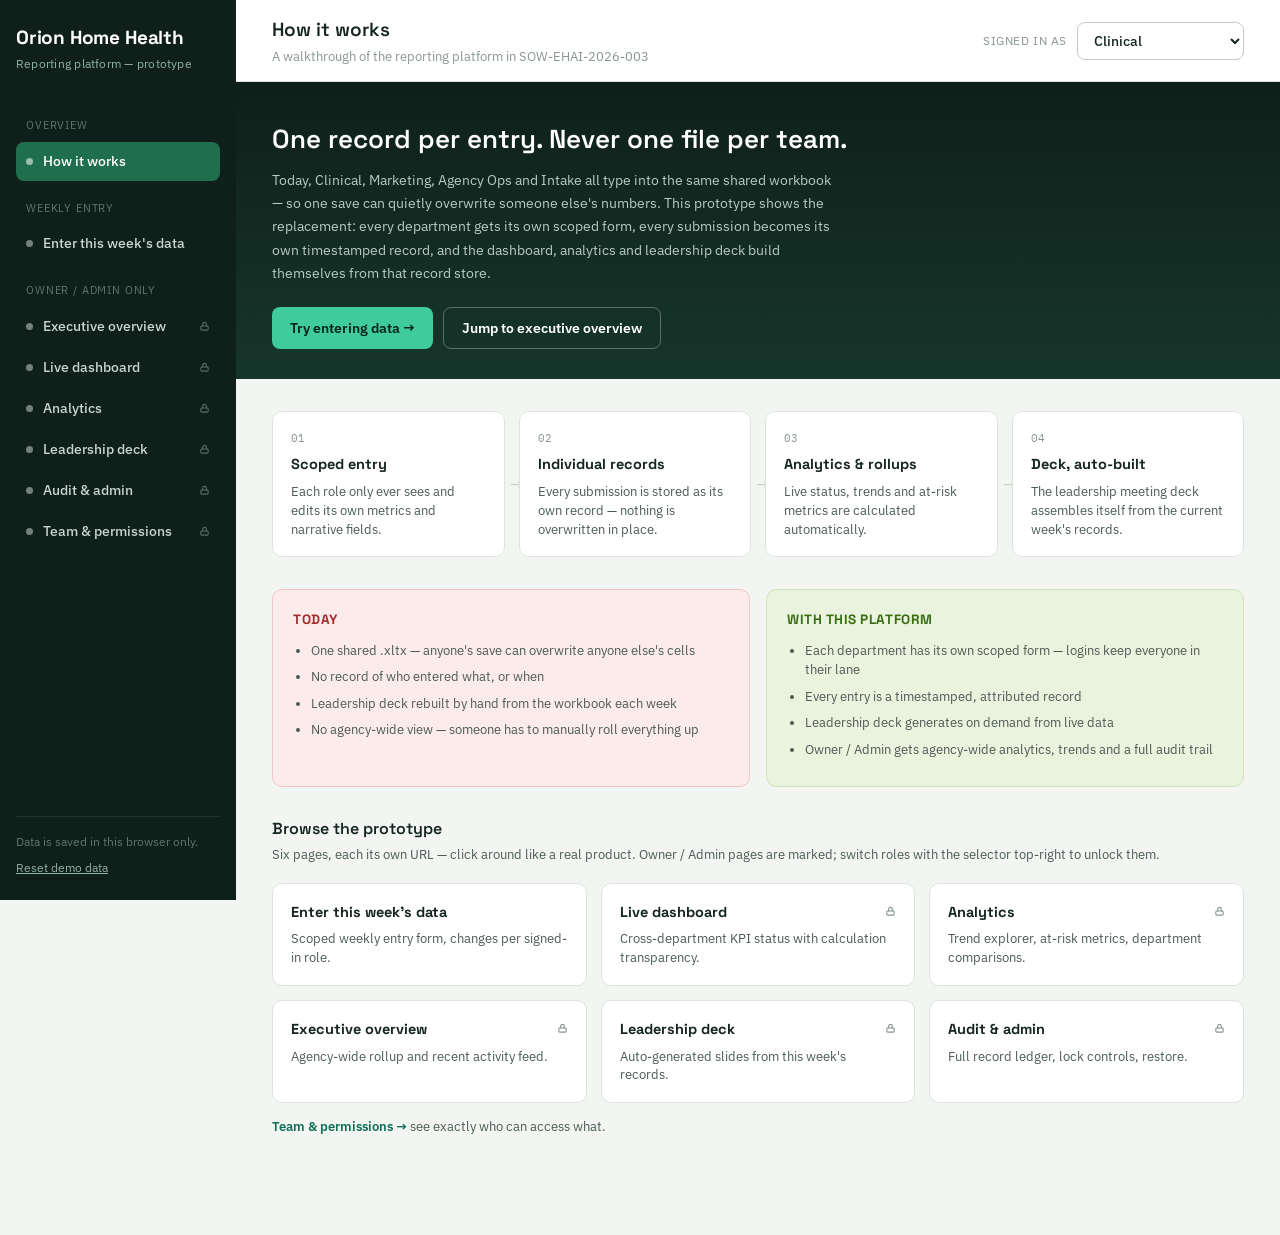
<file: index.html>
<!DOCTYPE html>
<html lang="en">
<head>
<meta charset="UTF-8">
<meta name="viewport" content="width=device-width, initial-scale=1.0">
<title>Orion Home Health — How it works</title>
<link rel="stylesheet" href="shared/styles.css">
</head>
<body>
<div class="app">
  <aside class="sidebar">
    <a href="index.html" class="brand">Orion Home Health</a>
    <div class="brand-sub">Reporting platform — prototype</div>

    <div class="nav-group-label">Overview</div>
    <a href="index.html" class="nav-item active" data-page="index"><span class="nav-label-wrap"><span class="nav-dot"></span> How it works</span></a>

    <div class="nav-group-label">Weekly entry</div>
    <a href="entry.html" class="nav-item" data-page="entry"><span class="nav-label-wrap"><span class="nav-dot"></span> Enter this week's data</span></a>

    <div class="nav-group-label">Owner / admin only</div>
    <a href="execoverview.html" class="nav-item" data-page="execoverview"><span class="nav-label-wrap"><span class="nav-dot"></span> Executive overview</span><span class="lock-slot"></span></a>
    <a href="dashboard.html" class="nav-item" data-page="dashboard"><span class="nav-label-wrap"><span class="nav-dot"></span> Live dashboard</span><span class="lock-slot"></span></a>
    <a href="analytics.html" class="nav-item" data-page="analytics"><span class="nav-label-wrap"><span class="nav-dot"></span> Analytics</span><span class="lock-slot"></span></a>
    <a href="deck.html" class="nav-item" data-page="deck"><span class="nav-label-wrap"><span class="nav-dot"></span> Leadership deck</span><span class="lock-slot"></span></a>
    <a href="audit.html" class="nav-item" data-page="audit"><span class="nav-label-wrap"><span class="nav-dot"></span> Audit &amp; admin</span><span class="lock-slot"></span></a>
    <a href="team.html" class="nav-item" data-page="team"><span class="nav-label-wrap"><span class="nav-dot"></span> Team &amp; permissions</span><span class="lock-slot"></span></a>

    <div class="sidebar-foot">
      Data is saved in this browser only.<br>
      <button class="reset-link" id="resetDemoBtn">Reset demo data</button>
    </div>
  </aside>

  <div class="main">
    <div class="topbar">
      <div>
        <h1>How it works</h1>
        <div class="sub">A walkthrough of the reporting platform in SOW-EHAI-2026-003</div>
      </div>
      <div class="role-switch">
        <span id="adminBadge" class="chip owner" style="display:none;"><span class="mono-dot">O</span>Super admin access</span>
        <label for="roleSelect">Signed in as</label>
        <select id="roleSelect">
          <option value="clinical">Clinical</option>
          <option value="marketing">Marketing</option>
          <option value="agency">Agency Operations</option>
          <option value="intake">Intake</option>
          <option value="owner">Owner / Admin</option>
        </select>
      </div>
    </div>

    <div class="content">
      <div class="hero">
        <h2>One record per entry. Never one file per team.</h2>
        <p>Today, Clinical, Marketing, Agency Ops and Intake all type into the same shared workbook — so one save can quietly overwrite someone else's numbers. This prototype shows the replacement: every department gets its own scoped form, every submission becomes its own timestamped record, and the dashboard, analytics and leadership deck build themselves from that record store.</p>
        <div class="cta">
          <a class="btn btn-primary" href="entry.html">Try entering data →</a>
          <a class="btn btn-ghost" href="execoverview.html">Jump to executive overview</a>
        </div>
      </div>

      <div class="flow">
        <div class="flow-step"><div class="num">01</div><h3>Scoped entry</h3><p>Each role only ever sees and edits its own metrics and narrative fields.</p><div class="flow-arrow">→</div></div>
        <div class="flow-step"><div class="num">02</div><h3>Individual records</h3><p>Every submission is stored as its own record — nothing is overwritten in place.</p><div class="flow-arrow">→</div></div>
        <div class="flow-step"><div class="num">03</div><h3>Analytics &amp; rollups</h3><p>Live status, trends and at-risk metrics are calculated automatically.</p><div class="flow-arrow">→</div></div>
        <div class="flow-step"><div class="num">04</div><h3>Deck, auto-built</h3><p>The leadership meeting deck assembles itself from the current week's records.</p></div>
      </div>

      <div class="problem-solution">
        <div class="ps-card problem">
          <h3>Today</h3>
          <ul>
            <li>One shared .xltx — anyone's save can overwrite anyone else's cells</li>
            <li>No record of who entered what, or when</li>
            <li>Leadership deck rebuilt by hand from the workbook each week</li>
            <li>No agency-wide view — someone has to manually roll everything up</li>
          </ul>
        </div>
        <div class="ps-card solution">
          <h3>With this platform</h3>
          <ul>
            <li>Each department has its own scoped form — logins keep everyone in their lane</li>
            <li>Every entry is a timestamped, attributed record</li>
            <li>Leadership deck generates on demand from live data</li>
            <li>Owner / Admin gets agency-wide analytics, trends and a full audit trail</li>
          </ul>
        </div>
      </div>

      <h3 class="section-title" style="margin-top:30px;">Browse the prototype</h3>
      <p class="section-desc">Six pages, each its own URL — click around like a real product. Owner / Admin pages are marked; switch roles with the selector top-right to unlock them.</p>
      <div class="page-grid">
        <a class="page-card" href="entry.html"><h3>Enter this week's data</h3><p>Scoped weekly entry form, changes per signed-in role.</p></a>
        <a class="page-card" href="dashboard.html"><h3>Live dashboard <span class="pc-lock" data-page="dashboard"></span></h3><p>Cross-department KPI status with calculation transparency.</p></a>
        <a class="page-card" href="analytics.html"><h3>Analytics <span class="pc-lock" data-page="analytics"></span></h3><p>Trend explorer, at-risk metrics, department comparisons.</p></a>
        <a class="page-card" href="execoverview.html"><h3>Executive overview <span class="pc-lock" data-page="execoverview"></span></h3><p>Agency-wide rollup and recent activity feed.</p></a>
        <a class="page-card" href="deck.html"><h3>Leadership deck <span class="pc-lock" data-page="deck"></span></h3><p>Auto-generated slides from this week's records.</p></a>
        <a class="page-card" href="audit.html"><h3>Audit &amp; admin <span class="pc-lock" data-page="audit"></span></h3><p>Full record ledger, lock controls, restore.</p></a>
      </div>
      <p class="section-desc" style="margin-top:14px;"><a href="team.html" style="color:var(--clinical); font-weight:600; text-decoration:none;">Team &amp; permissions →</a> see exactly who can access what.</p>
    </div>
  </div>
</div>

<div id="toast"><span class="dot"></span><span id="toastText"></span></div>

<script src="shared/app.js"></script>
<script>
initChrome();
function refreshCardLocks(){
  document.querySelectorAll('.pc-lock').forEach(el=>{
    const p = el.dataset.page;
    el.innerHTML = (ADMIN_ONLY.includes(p) && state.role!=='owner') ? LOCK_SVG : '';
  });
}
refreshCardLocks();
document.getElementById('roleSelect').addEventListener('change', refreshCardLocks);
</script>
</body>
</html>
</file>
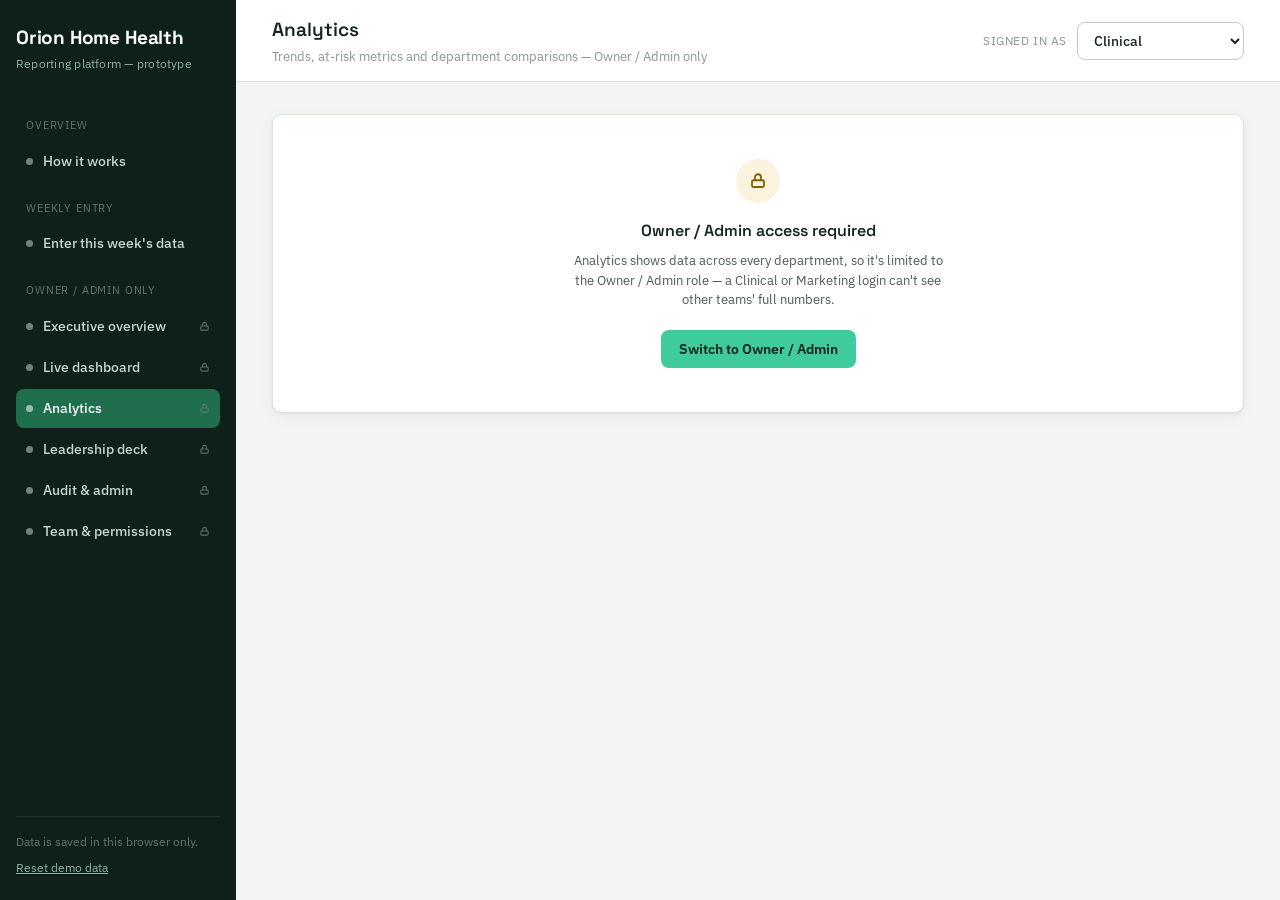
<file: analytics.html>
<!DOCTYPE html>
<html lang="en">
<head>
<meta charset="UTF-8">
<meta name="viewport" content="width=device-width, initial-scale=1.0">
<title>Orion Home Health — Analytics</title>
<link rel="stylesheet" href="shared/styles.css">
</head>
<body>
<div class="app">
  <aside class="sidebar">
    <a href="index.html" class="brand">Orion Home Health</a>
    <div class="brand-sub">Reporting platform — prototype</div>

    <div class="nav-group-label">Overview</div>
    <a href="index.html" class="nav-item" data-page="index"><span class="nav-label-wrap"><span class="nav-dot"></span> How it works</span></a>

    <div class="nav-group-label">Weekly entry</div>
    <a href="entry.html" class="nav-item" data-page="entry"><span class="nav-label-wrap"><span class="nav-dot"></span> Enter this week's data</span></a>

    <div class="nav-group-label">Owner / admin only</div>
    <a href="execoverview.html" class="nav-item" data-page="execoverview"><span class="nav-label-wrap"><span class="nav-dot"></span> Executive overview</span><span class="lock-slot"></span></a>
    <a href="dashboard.html" class="nav-item" data-page="dashboard"><span class="nav-label-wrap"><span class="nav-dot"></span> Live dashboard</span><span class="lock-slot"></span></a>
    <a href="analytics.html" class="nav-item active" data-page="analytics"><span class="nav-label-wrap"><span class="nav-dot"></span> Analytics</span><span class="lock-slot"></span></a>
    <a href="deck.html" class="nav-item" data-page="deck"><span class="nav-label-wrap"><span class="nav-dot"></span> Leadership deck</span><span class="lock-slot"></span></a>
    <a href="audit.html" class="nav-item" data-page="audit"><span class="nav-label-wrap"><span class="nav-dot"></span> Audit &amp; admin</span><span class="lock-slot"></span></a>
    <a href="team.html" class="nav-item" data-page="team"><span class="nav-label-wrap"><span class="nav-dot"></span> Team &amp; permissions</span><span class="lock-slot"></span></a>

    <div class="sidebar-foot">
      Data is saved in this browser only.<br>
      <button class="reset-link" id="resetDemoBtn">Reset demo data</button>
    </div>
  </aside>

  <div class="main">
    <div class="topbar">
      <div>
        <h1>Analytics</h1>
        <div class="sub">Trends, at-risk metrics and department comparisons — Owner / Admin only</div>
      </div>
      <div class="role-switch">
        <span id="adminBadge" class="chip owner" style="display:none;"><span class="mono-dot">O</span>Super admin access</span>
        <label for="roleSelect">Signed in as</label>
        <select id="roleSelect">
          <option value="clinical">Clinical</option>
          <option value="marketing">Marketing</option>
          <option value="agency">Agency Operations</option>
          <option value="intake">Intake</option>
          <option value="owner">Owner / Admin</option>
        </select>
      </div>
    </div>

    <div class="content">
      <div id="analyticsBody"></div>
    </div>
  </div>
</div>

<div id="toast"><span class="dot"></span><span id="toastText"></span></div>
<div class="modal-overlay" id="calcModal" onclick="closeCalcIfOverlay(event)">
  <div class="modal-box">
    <div class="modal-head"><h3 id="calcTitle">Metric</h3><button class="modal-close" onclick="closeCalc()">&times;</button></div>
    <div id="calcBody"></div>
  </div>
</div>

<script src="shared/app.js"></script>
<script>
function renderPage(){ renderAnalyticsPage(); }
initChrome();
renderPage();
</script>
</body>
</html>
</file>
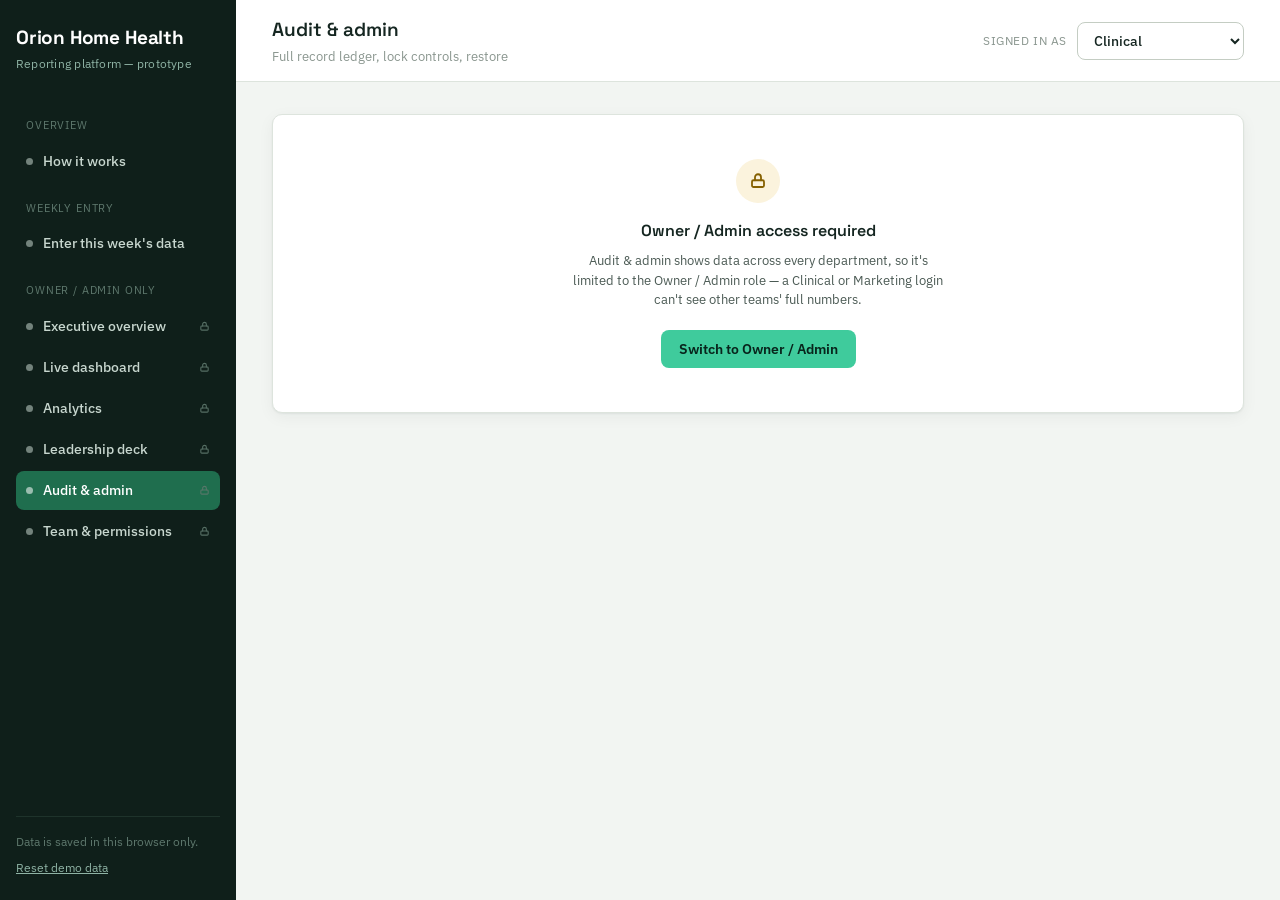
<file: audit.html>
<!DOCTYPE html>
<html lang="en">
<head>
<meta charset="UTF-8">
<meta name="viewport" content="width=device-width, initial-scale=1.0">
<title>Orion Home Health — Audit &amp; admin</title>
<link rel="stylesheet" href="shared/styles.css">
</head>
<body>
<div class="app">
  <aside class="sidebar">
    <a href="index.html" class="brand">Orion Home Health</a>
    <div class="brand-sub">Reporting platform — prototype</div>

    <div class="nav-group-label">Overview</div>
    <a href="index.html" class="nav-item" data-page="index"><span class="nav-label-wrap"><span class="nav-dot"></span> How it works</span></a>

    <div class="nav-group-label">Weekly entry</div>
    <a href="entry.html" class="nav-item" data-page="entry"><span class="nav-label-wrap"><span class="nav-dot"></span> Enter this week's data</span></a>

    <div class="nav-group-label">Owner / admin only</div>
    <a href="execoverview.html" class="nav-item" data-page="execoverview"><span class="nav-label-wrap"><span class="nav-dot"></span> Executive overview</span><span class="lock-slot"></span></a>
    <a href="dashboard.html" class="nav-item" data-page="dashboard"><span class="nav-label-wrap"><span class="nav-dot"></span> Live dashboard</span><span class="lock-slot"></span></a>
    <a href="analytics.html" class="nav-item" data-page="analytics"><span class="nav-label-wrap"><span class="nav-dot"></span> Analytics</span><span class="lock-slot"></span></a>
    <a href="deck.html" class="nav-item" data-page="deck"><span class="nav-label-wrap"><span class="nav-dot"></span> Leadership deck</span><span class="lock-slot"></span></a>
    <a href="audit.html" class="nav-item active" data-page="audit"><span class="nav-label-wrap"><span class="nav-dot"></span> Audit &amp; admin</span><span class="lock-slot"></span></a>
    <a href="team.html" class="nav-item" data-page="team"><span class="nav-label-wrap"><span class="nav-dot"></span> Team &amp; permissions</span><span class="lock-slot"></span></a>

    <div class="sidebar-foot">
      Data is saved in this browser only.<br>
      <button class="reset-link" id="resetDemoBtn">Reset demo data</button>
    </div>
  </aside>

  <div class="main">
    <div class="topbar">
      <div>
        <h1>Audit &amp; admin</h1>
        <div class="sub">Full record ledger, lock controls, restore</div>
      </div>
      <div class="role-switch">
        <span id="adminBadge" class="chip owner" style="display:none;"><span class="mono-dot">O</span>Super admin access</span>
        <label for="roleSelect">Signed in as</label>
        <select id="roleSelect">
          <option value="clinical">Clinical</option>
          <option value="marketing">Marketing</option>
          <option value="agency">Agency Operations</option>
          <option value="intake">Intake</option>
          <option value="owner">Owner / Admin</option>
        </select>
      </div>
    </div>

    <div class="content">
      <div id="auditContainer"></div>
    </div>
  </div>
</div>

<div id="toast"><span class="dot"></span><span id="toastText"></span></div>

<script src="shared/app.js"></script>
<script>
function renderPage(){ renderAuditPage(); }
initChrome();
renderPage();
</script>
</body>
</html>
</file>
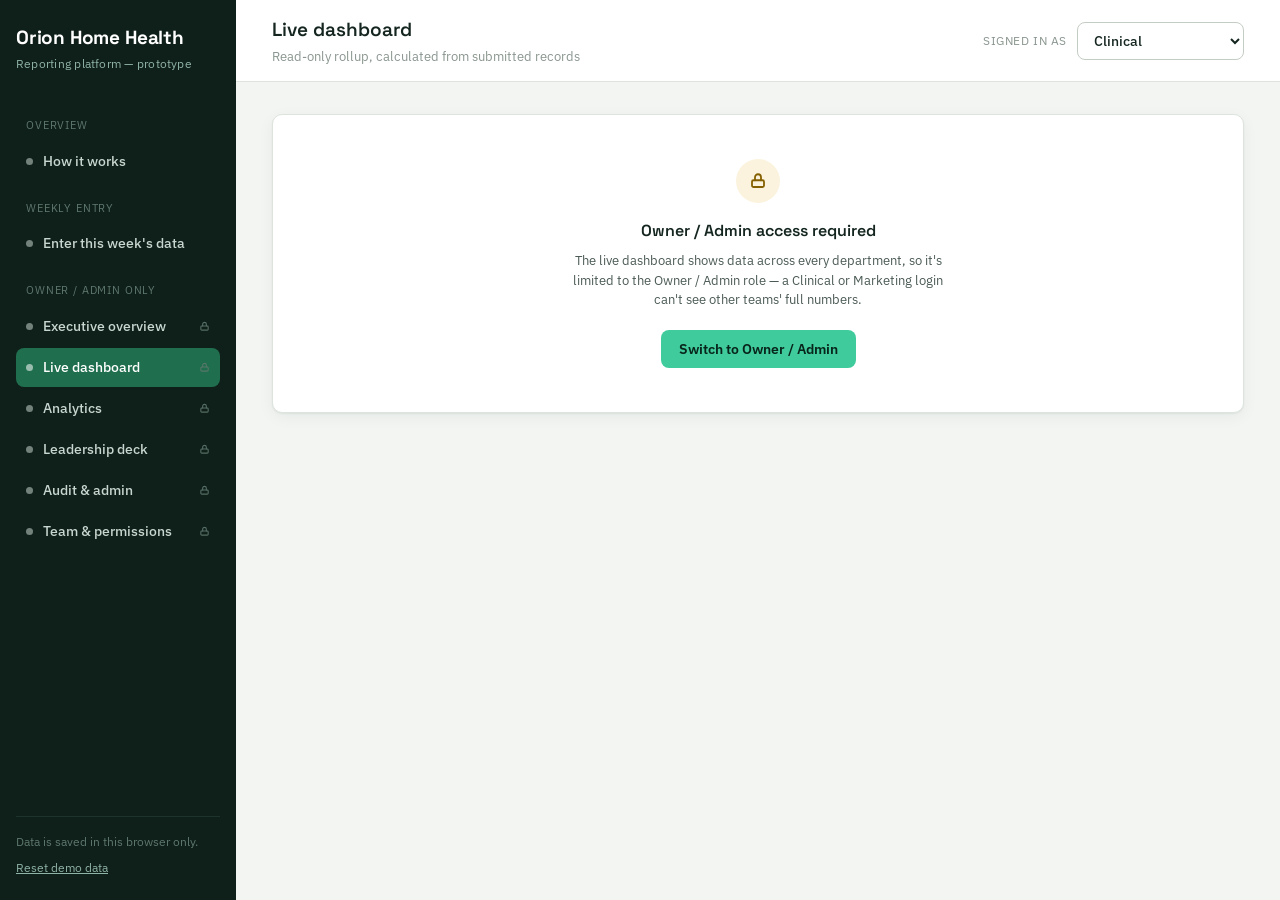
<file: dashboard.html>
<!DOCTYPE html>
<html lang="en">
<head>
<meta charset="UTF-8">
<meta name="viewport" content="width=device-width, initial-scale=1.0">
<title>Orion Home Health — Live dashboard</title>
<link rel="stylesheet" href="shared/styles.css">
</head>
<body>
<div class="app">
  <aside class="sidebar">
    <a href="index.html" class="brand">Orion Home Health</a>
    <div class="brand-sub">Reporting platform — prototype</div>

    <div class="nav-group-label">Overview</div>
    <a href="index.html" class="nav-item" data-page="index"><span class="nav-label-wrap"><span class="nav-dot"></span> How it works</span></a>

    <div class="nav-group-label">Weekly entry</div>
    <a href="entry.html" class="nav-item" data-page="entry"><span class="nav-label-wrap"><span class="nav-dot"></span> Enter this week's data</span></a>

    <div class="nav-group-label">Owner / admin only</div>
    <a href="execoverview.html" class="nav-item" data-page="execoverview"><span class="nav-label-wrap"><span class="nav-dot"></span> Executive overview</span><span class="lock-slot"></span></a>
    <a href="dashboard.html" class="nav-item active" data-page="dashboard"><span class="nav-label-wrap"><span class="nav-dot"></span> Live dashboard</span><span class="lock-slot"></span></a>
    <a href="analytics.html" class="nav-item" data-page="analytics"><span class="nav-label-wrap"><span class="nav-dot"></span> Analytics</span><span class="lock-slot"></span></a>
    <a href="deck.html" class="nav-item" data-page="deck"><span class="nav-label-wrap"><span class="nav-dot"></span> Leadership deck</span><span class="lock-slot"></span></a>
    <a href="audit.html" class="nav-item" data-page="audit"><span class="nav-label-wrap"><span class="nav-dot"></span> Audit &amp; admin</span><span class="lock-slot"></span></a>
    <a href="team.html" class="nav-item" data-page="team"><span class="nav-label-wrap"><span class="nav-dot"></span> Team &amp; permissions</span><span class="lock-slot"></span></a>

    <div class="sidebar-foot">
      Data is saved in this browser only.<br>
      <button class="reset-link" id="resetDemoBtn">Reset demo data</button>
    </div>
  </aside>

  <div class="main">
    <div class="topbar">
      <div>
        <h1>Live dashboard</h1>
        <div class="sub">Read-only rollup, calculated from submitted records</div>
      </div>
      <div class="role-switch">
        <span id="adminBadge" class="chip owner" style="display:none;"><span class="mono-dot">O</span>Super admin access</span>
        <label for="roleSelect">Signed in as</label>
        <select id="roleSelect">
          <option value="clinical">Clinical</option>
          <option value="marketing">Marketing</option>
          <option value="agency">Agency Operations</option>
          <option value="intake">Intake</option>
          <option value="owner">Owner / Admin</option>
        </select>
      </div>
    </div>

    <div class="content">
      <div id="dashboardBody"></div>
    </div>
  </div>
</div>

<div id="toast"><span class="dot"></span><span id="toastText"></span></div>
<div class="modal-overlay" id="calcModal" onclick="closeCalcIfOverlay(event)">
  <div class="modal-box">
    <div class="modal-head"><h3 id="calcTitle">Metric</h3><button class="modal-close" onclick="closeCalc()">&times;</button></div>
    <div id="calcBody"></div>
  </div>
</div>

<script src="shared/app.js"></script>
<script>
function renderPage(){ renderDashboardPage(); }
initChrome();
renderPage();
</script>
</body>
</html>
</file>
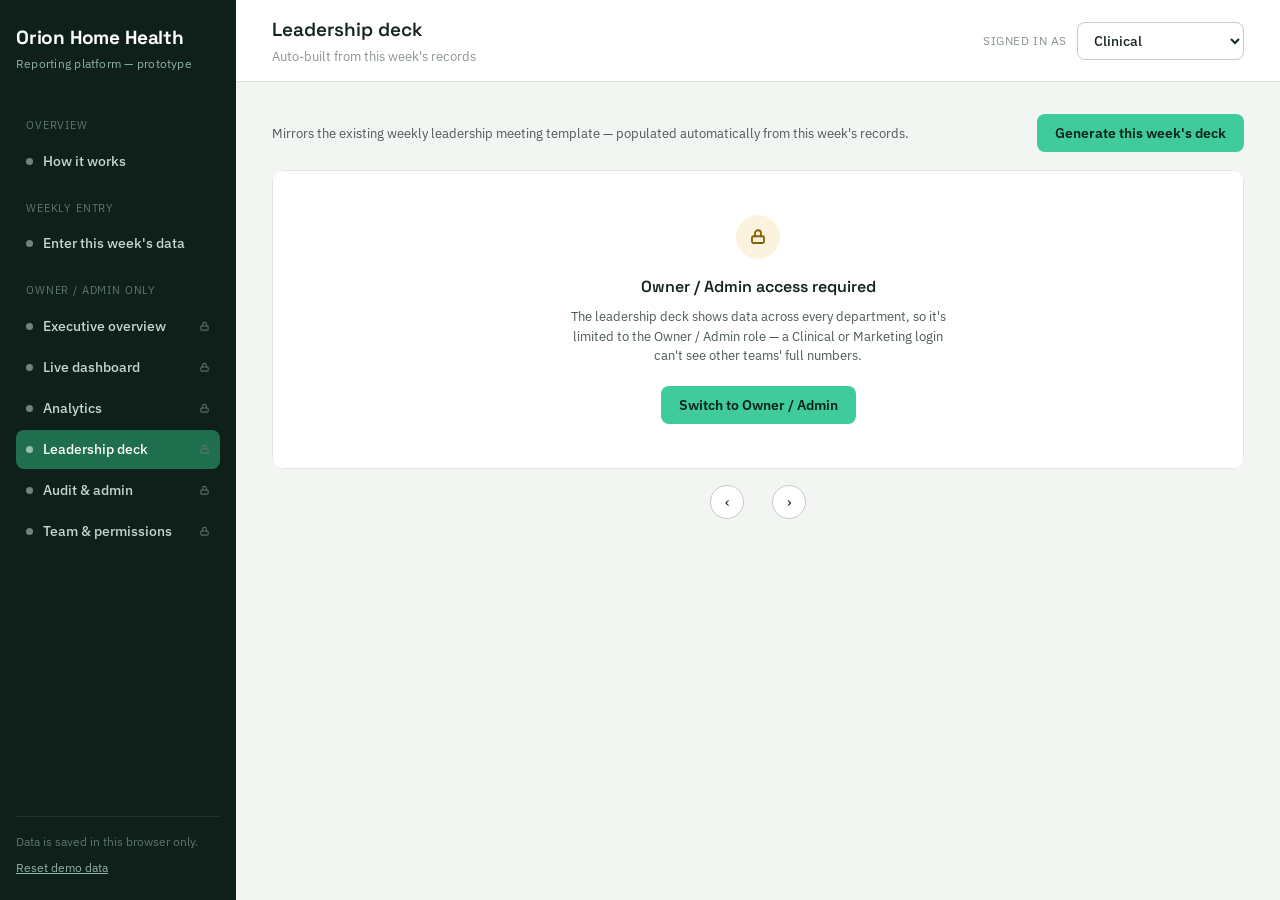
<file: deck.html>
<!DOCTYPE html>
<html lang="en">
<head>
<meta charset="UTF-8">
<meta name="viewport" content="width=device-width, initial-scale=1.0">
<title>Orion Home Health — Leadership deck</title>
<link rel="stylesheet" href="shared/styles.css">
</head>
<body>
<div class="app">
  <aside class="sidebar">
    <a href="index.html" class="brand">Orion Home Health</a>
    <div class="brand-sub">Reporting platform — prototype</div>

    <div class="nav-group-label">Overview</div>
    <a href="index.html" class="nav-item" data-page="index"><span class="nav-label-wrap"><span class="nav-dot"></span> How it works</span></a>

    <div class="nav-group-label">Weekly entry</div>
    <a href="entry.html" class="nav-item" data-page="entry"><span class="nav-label-wrap"><span class="nav-dot"></span> Enter this week's data</span></a>

    <div class="nav-group-label">Owner / admin only</div>
    <a href="execoverview.html" class="nav-item" data-page="execoverview"><span class="nav-label-wrap"><span class="nav-dot"></span> Executive overview</span><span class="lock-slot"></span></a>
    <a href="dashboard.html" class="nav-item" data-page="dashboard"><span class="nav-label-wrap"><span class="nav-dot"></span> Live dashboard</span><span class="lock-slot"></span></a>
    <a href="analytics.html" class="nav-item" data-page="analytics"><span class="nav-label-wrap"><span class="nav-dot"></span> Analytics</span><span class="lock-slot"></span></a>
    <a href="deck.html" class="nav-item active" data-page="deck"><span class="nav-label-wrap"><span class="nav-dot"></span> Leadership deck</span><span class="lock-slot"></span></a>
    <a href="audit.html" class="nav-item" data-page="audit"><span class="nav-label-wrap"><span class="nav-dot"></span> Audit &amp; admin</span><span class="lock-slot"></span></a>
    <a href="team.html" class="nav-item" data-page="team"><span class="nav-label-wrap"><span class="nav-dot"></span> Team &amp; permissions</span><span class="lock-slot"></span></a>

    <div class="sidebar-foot">
      Data is saved in this browser only.<br>
      <button class="reset-link" id="resetDemoBtn">Reset demo data</button>
    </div>
  </aside>

  <div class="main">
    <div class="topbar">
      <div>
        <h1>Leadership deck</h1>
        <div class="sub">Auto-built from this week's records</div>
      </div>
      <div class="role-switch">
        <span id="adminBadge" class="chip owner" style="display:none;"><span class="mono-dot">O</span>Super admin access</span>
        <label for="roleSelect">Signed in as</label>
        <select id="roleSelect">
          <option value="clinical">Clinical</option>
          <option value="marketing">Marketing</option>
          <option value="agency">Agency Operations</option>
          <option value="intake">Intake</option>
          <option value="owner">Owner / Admin</option>
        </select>
      </div>
    </div>

    <div class="content">
      <div class="deck-toolbar">
        <p class="section-desc" style="margin:0;">Mirrors the existing weekly leadership meeting template — populated automatically from this week's records.</p>
        <button class="btn btn-primary" onclick="generateDeck()">Generate this week's deck</button>
      </div>
      <div class="deck-stage" id="deckStage"></div>
      <div class="deck-nav">
        <div class="deck-arrow" onclick="deckPrev()">‹</div>
        <div id="deckDots" style="display:flex; gap:8px;"></div>
        <div class="deck-arrow" onclick="deckNext()">›</div>
      </div>
    </div>
  </div>
</div>

<div id="toast"><span class="dot"></span><span id="toastText"></span></div>

<script src="shared/app.js"></script>
<script>
function renderPage(){ deckIndex = 0; renderDeckPage(); }
initChrome();
renderPage();
</script>
</body>
</html>
</file>
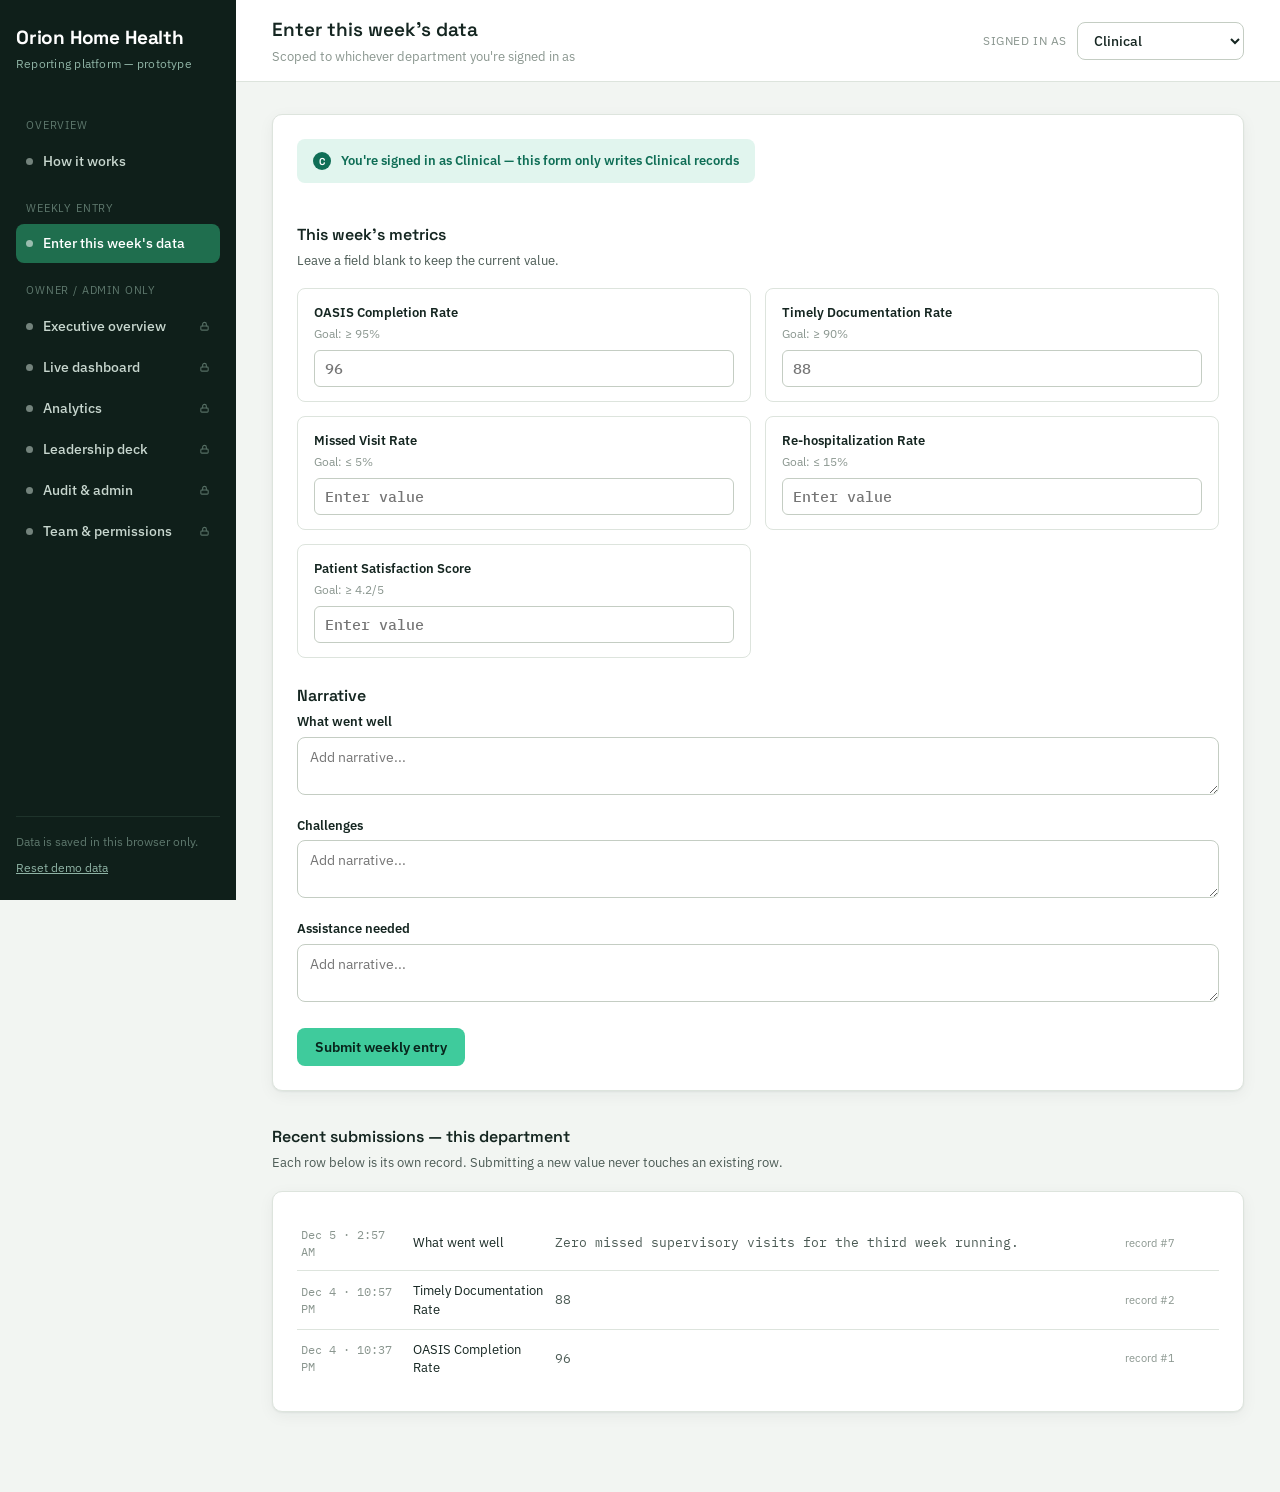
<file: entry.html>
<!DOCTYPE html>
<html lang="en">
<head>
<meta charset="UTF-8">
<meta name="viewport" content="width=device-width, initial-scale=1.0">
<title>Orion Home Health — Enter this week's data</title>
<link rel="stylesheet" href="shared/styles.css">
</head>
<body>
<div class="app">
  <aside class="sidebar">
    <a href="index.html" class="brand">Orion Home Health</a>
    <div class="brand-sub">Reporting platform — prototype</div>

    <div class="nav-group-label">Overview</div>
    <a href="index.html" class="nav-item" data-page="index"><span class="nav-label-wrap"><span class="nav-dot"></span> How it works</span></a>

    <div class="nav-group-label">Weekly entry</div>
    <a href="entry.html" class="nav-item active" data-page="entry"><span class="nav-label-wrap"><span class="nav-dot"></span> Enter this week's data</span></a>

    <div class="nav-group-label">Owner / admin only</div>
    <a href="execoverview.html" class="nav-item" data-page="execoverview"><span class="nav-label-wrap"><span class="nav-dot"></span> Executive overview</span><span class="lock-slot"></span></a>
    <a href="dashboard.html" class="nav-item" data-page="dashboard"><span class="nav-label-wrap"><span class="nav-dot"></span> Live dashboard</span><span class="lock-slot"></span></a>
    <a href="analytics.html" class="nav-item" data-page="analytics"><span class="nav-label-wrap"><span class="nav-dot"></span> Analytics</span><span class="lock-slot"></span></a>
    <a href="deck.html" class="nav-item" data-page="deck"><span class="nav-label-wrap"><span class="nav-dot"></span> Leadership deck</span><span class="lock-slot"></span></a>
    <a href="audit.html" class="nav-item" data-page="audit"><span class="nav-label-wrap"><span class="nav-dot"></span> Audit &amp; admin</span><span class="lock-slot"></span></a>
    <a href="team.html" class="nav-item" data-page="team"><span class="nav-label-wrap"><span class="nav-dot"></span> Team &amp; permissions</span><span class="lock-slot"></span></a>

    <div class="sidebar-foot">
      Data is saved in this browser only.<br>
      <button class="reset-link" id="resetDemoBtn">Reset demo data</button>
    </div>
  </aside>

  <div class="main">
    <div class="topbar">
      <div>
        <h1>Enter this week's data</h1>
        <div class="sub">Scoped to whichever department you're signed in as</div>
      </div>
      <div class="role-switch">
        <span id="adminBadge" class="chip owner" style="display:none;"><span class="mono-dot">O</span>Super admin access</span>
        <label for="roleSelect">Signed in as</label>
        <select id="roleSelect">
          <option value="clinical">Clinical</option>
          <option value="marketing">Marketing</option>
          <option value="agency">Agency Operations</option>
          <option value="intake">Intake</option>
          <option value="owner">Owner / Admin</option>
        </select>
      </div>
    </div>

    <div class="content">
      <div id="entryScope" class="card card-pad" style="margin-bottom:20px;"></div>
      <div class="ledger">
        <h3 class="section-title">Recent submissions — this department</h3>
        <p class="section-desc">Each row below is its own record. Submitting a new value never touches an existing row.</p>
        <div class="card card-pad" id="deptLedger"></div>
      </div>
    </div>
  </div>
</div>

<div id="toast"><span class="dot"></span><span id="toastText"></span></div>

<script src="shared/app.js"></script>
<script>
function renderPage(){ renderEntryPage(); }
initChrome();
renderPage();
</script>
</body>
</html>
</file>
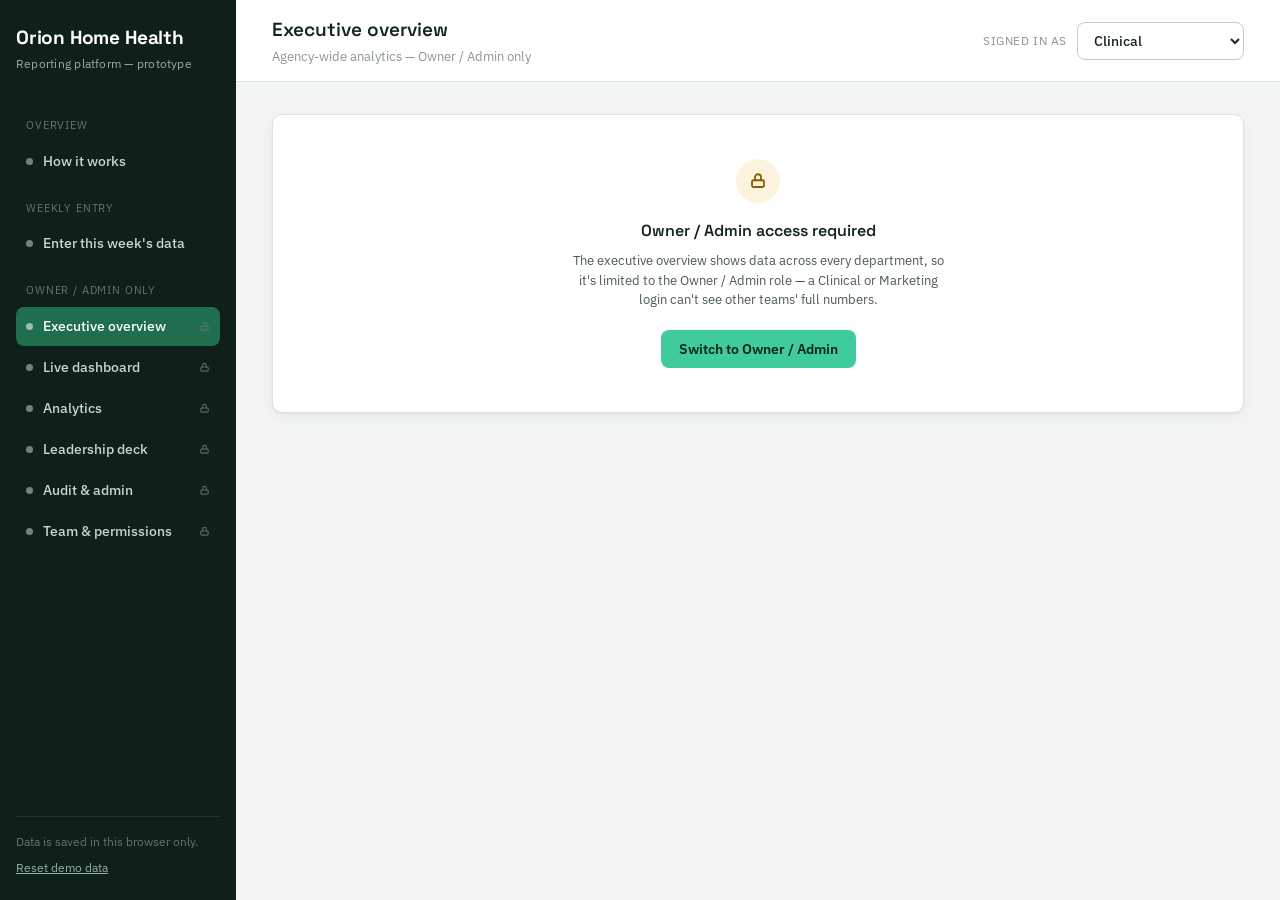
<file: execoverview.html>
<!DOCTYPE html>
<html lang="en">
<head>
<meta charset="UTF-8">
<meta name="viewport" content="width=device-width, initial-scale=1.0">
<title>Orion Home Health — Executive overview</title>
<link rel="stylesheet" href="shared/styles.css">
</head>
<body>
<div class="app">
  <aside class="sidebar">
    <a href="index.html" class="brand">Orion Home Health</a>
    <div class="brand-sub">Reporting platform — prototype</div>

    <div class="nav-group-label">Overview</div>
    <a href="index.html" class="nav-item" data-page="index"><span class="nav-label-wrap"><span class="nav-dot"></span> How it works</span></a>

    <div class="nav-group-label">Weekly entry</div>
    <a href="entry.html" class="nav-item" data-page="entry"><span class="nav-label-wrap"><span class="nav-dot"></span> Enter this week's data</span></a>

    <div class="nav-group-label">Owner / admin only</div>
    <a href="execoverview.html" class="nav-item active" data-page="execoverview"><span class="nav-label-wrap"><span class="nav-dot"></span> Executive overview</span><span class="lock-slot"></span></a>
    <a href="dashboard.html" class="nav-item" data-page="dashboard"><span class="nav-label-wrap"><span class="nav-dot"></span> Live dashboard</span><span class="lock-slot"></span></a>
    <a href="analytics.html" class="nav-item" data-page="analytics"><span class="nav-label-wrap"><span class="nav-dot"></span> Analytics</span><span class="lock-slot"></span></a>
    <a href="deck.html" class="nav-item" data-page="deck"><span class="nav-label-wrap"><span class="nav-dot"></span> Leadership deck</span><span class="lock-slot"></span></a>
    <a href="audit.html" class="nav-item" data-page="audit"><span class="nav-label-wrap"><span class="nav-dot"></span> Audit &amp; admin</span><span class="lock-slot"></span></a>
    <a href="team.html" class="nav-item" data-page="team"><span class="nav-label-wrap"><span class="nav-dot"></span> Team &amp; permissions</span><span class="lock-slot"></span></a>

    <div class="sidebar-foot">
      Data is saved in this browser only.<br>
      <button class="reset-link" id="resetDemoBtn">Reset demo data</button>
    </div>
  </aside>

  <div class="main">
    <div class="topbar">
      <div>
        <h1>Executive overview</h1>
        <div class="sub">Agency-wide analytics — Owner / Admin only</div>
      </div>
      <div class="role-switch">
        <span id="adminBadge" class="chip owner" style="display:none;"><span class="mono-dot">O</span>Super admin access</span>
        <label for="roleSelect">Signed in as</label>
        <select id="roleSelect">
          <option value="clinical">Clinical</option>
          <option value="marketing">Marketing</option>
          <option value="agency">Agency Operations</option>
          <option value="intake">Intake</option>
          <option value="owner">Owner / Admin</option>
        </select>
      </div>
    </div>

    <div class="content">
      <div id="execBody"></div>
    </div>
  </div>
</div>

<div id="toast"><span class="dot"></span><span id="toastText"></span></div>

<script src="shared/app.js"></script>
<script>
function renderPage(){ renderExecOverviewPage(); }
initChrome();
renderPage();
</script>
</body>
</html>
</file>
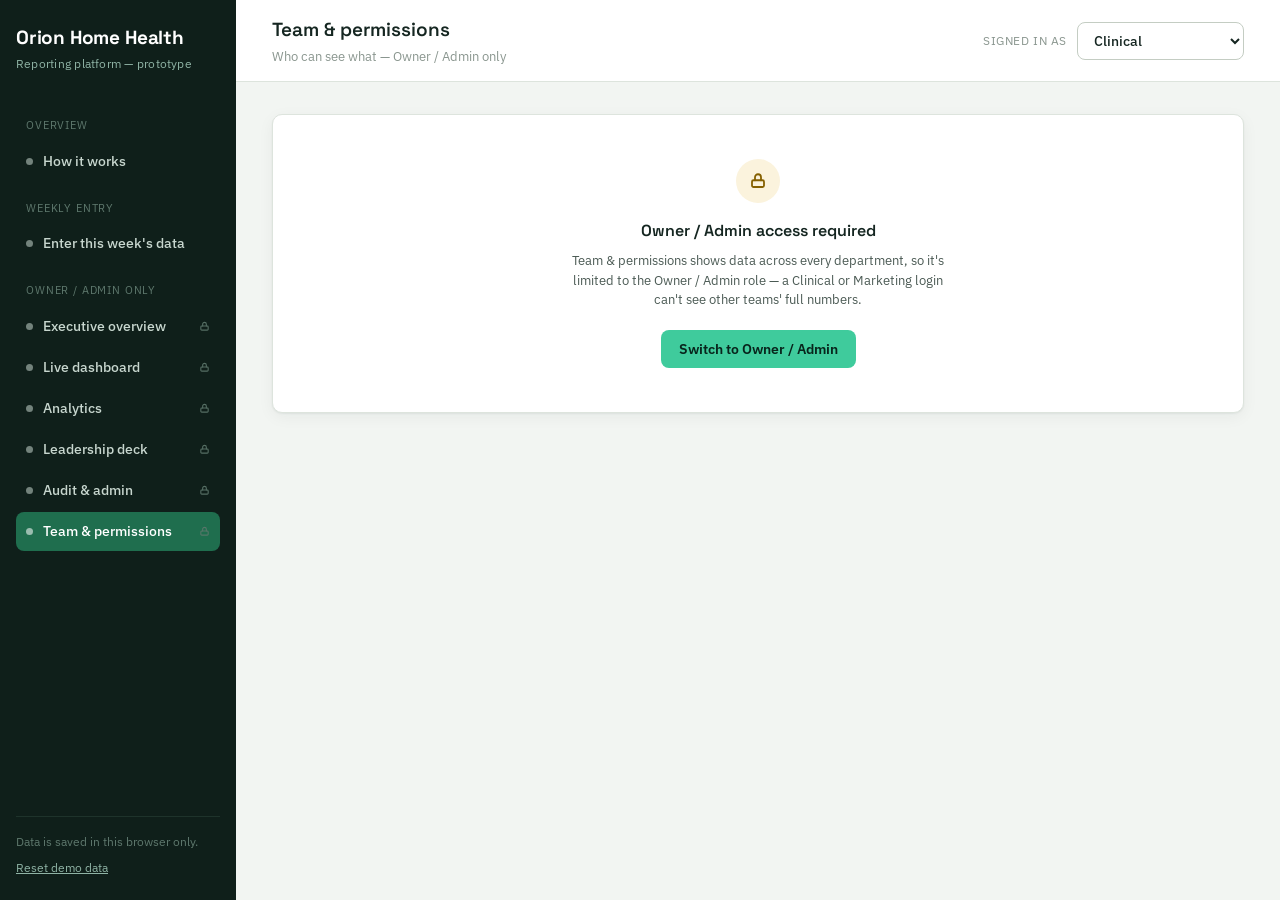
<file: team.html>
<!DOCTYPE html>
<html lang="en">
<head>
<meta charset="UTF-8">
<meta name="viewport" content="width=device-width, initial-scale=1.0">
<title>Orion Home Health — Team &amp; permissions</title>
<link rel="stylesheet" href="shared/styles.css">
</head>
<body>
<div class="app">
  <aside class="sidebar">
    <a href="index.html" class="brand">Orion Home Health</a>
    <div class="brand-sub">Reporting platform — prototype</div>

    <div class="nav-group-label">Overview</div>
    <a href="index.html" class="nav-item" data-page="index"><span class="nav-label-wrap"><span class="nav-dot"></span> How it works</span></a>

    <div class="nav-group-label">Weekly entry</div>
    <a href="entry.html" class="nav-item" data-page="entry"><span class="nav-label-wrap"><span class="nav-dot"></span> Enter this week's data</span></a>

    <div class="nav-group-label">Owner / admin only</div>
    <a href="execoverview.html" class="nav-item" data-page="execoverview"><span class="nav-label-wrap"><span class="nav-dot"></span> Executive overview</span><span class="lock-slot"></span></a>
    <a href="dashboard.html" class="nav-item" data-page="dashboard"><span class="nav-label-wrap"><span class="nav-dot"></span> Live dashboard</span><span class="lock-slot"></span></a>
    <a href="analytics.html" class="nav-item" data-page="analytics"><span class="nav-label-wrap"><span class="nav-dot"></span> Analytics</span><span class="lock-slot"></span></a>
    <a href="deck.html" class="nav-item" data-page="deck"><span class="nav-label-wrap"><span class="nav-dot"></span> Leadership deck</span><span class="lock-slot"></span></a>
    <a href="audit.html" class="nav-item" data-page="audit"><span class="nav-label-wrap"><span class="nav-dot"></span> Audit &amp; admin</span><span class="lock-slot"></span></a>
    <a href="team.html" class="nav-item active" data-page="team"><span class="nav-label-wrap"><span class="nav-dot"></span> Team &amp; permissions</span><span class="lock-slot"></span></a>

    <div class="sidebar-foot">
      Data is saved in this browser only.<br>
      <button class="reset-link" id="resetDemoBtn">Reset demo data</button>
    </div>
  </aside>

  <div class="main">
    <div class="topbar">
      <div>
        <h1>Team &amp; permissions</h1>
        <div class="sub">Who can see what — Owner / Admin only</div>
      </div>
      <div class="role-switch">
        <span id="adminBadge" class="chip owner" style="display:none;"><span class="mono-dot">O</span>Super admin access</span>
        <label for="roleSelect">Signed in as</label>
        <select id="roleSelect">
          <option value="clinical">Clinical</option>
          <option value="marketing">Marketing</option>
          <option value="agency">Agency Operations</option>
          <option value="intake">Intake</option>
          <option value="owner">Owner / Admin</option>
        </select>
      </div>
    </div>

    <div class="content">
      <div id="teamBody"></div>
    </div>
  </div>
</div>

<div id="toast"><span class="dot"></span><span id="toastText"></span></div>

<script src="shared/app.js"></script>
<script>
function renderPage(){ renderTeamPage(); }
initChrome();
renderPage();
</script>
</body>
</html>
</file>
<file: shared/styles.css>
@import url('https://fonts.googleapis.com/css2?family=Space+Grotesk:wght@500;600;700&family=IBM+Plex+Sans:wght@400;500;600&family=IBM+Plex+Mono:wght@400;500&display=swap');

:root{
  --ink:#152621;
  --ink-soft:#4B5A54;
  --ink-faint:#8A968F;
  --bg:#F2F5F2;
  --card:#FFFFFF;
  --border:#DDE4DD;
  --border-strong:#C4CDC3;

  --clinical:#0F6E56;   --clinical-bg:#E1F5EE;
  --marketing:#B0501F;  --marketing-bg:#FAECE1;
  --agency:#4A3F9E;     --agency-bg:#ECEAFB;
  --intake:#99305A;     --intake-bg:#FBEAF0;
  --owner:#856000;      --owner-bg:#FBF3DD;

  --good:#3B6D11; --good-bg:#EAF3DE;
  --watch:#8A5A0B; --watch-bg:#FAEEDA;
  --bad:#A32D2D; --bad-bg:#FCEBEB;
  --neutral:#8A968F; --neutral-bg:#EDF0ED;

  --radius:10px;
  --shadow:0 1px 2px rgba(21,38,33,0.06), 0 4px 16px rgba(21,38,33,0.05);
}

*{box-sizing:border-box;}
html,body{margin:0;padding:0;}
body{
  font-family:'IBM Plex Sans',sans-serif;
  background:var(--bg);
  color:var(--ink);
  font-size:15px;
  line-height:1.5;
}
h1,h2,h3,.brand{font-family:'Space Grotesk',sans-serif;}
.mono{font-family:'IBM Plex Mono',monospace;}
a{color:inherit;}

.app{display:flex; min-height:100vh;}

/* ---------- SIDEBAR ---------- */
.sidebar{
  width:236px; flex-shrink:0;
  background:#0F1F1A;
  color:#EAF0EC;
  padding:24px 16px;
  display:flex; flex-direction:column;
  position:sticky; top:0; height:100vh;
}
.brand{font-size:19px; font-weight:700; color:#fff; letter-spacing:-0.01em; margin-bottom:2px; text-decoration:none; display:block;}
.brand-sub{font-size:11.5px; color:#8FB3A5; margin-bottom:28px; letter-spacing:0.02em;}
.nav-group-label{font-size:10.5px; text-transform:uppercase; letter-spacing:0.08em; color:#5E786D; margin:18px 0 8px 10px;}
.nav-item{
  display:flex; align-items:center; justify-content:space-between; gap:10px;
  padding:9px 10px; border-radius:8px; cursor:pointer; text-decoration:none;
  color:#C7D6CE; font-size:14px; font-weight:500;
  margin-bottom:2px; transition:background .12s;
}
.nav-item:hover{background:#1A3129;}
.nav-item.active{background:#1F6E4E; color:#fff;}
.nav-label-wrap{display:flex; align-items:center; gap:10px;}
.nav-dot{width:7px;height:7px;border-radius:50%;background:currentColor;opacity:.55;flex-shrink:0;}
.lock-slot{margin-left:auto; display:inline-flex; color:#5E786D; opacity:.9;}
.lock-slot svg{display:block;}
.sidebar-foot{margin-top:auto; padding-top:16px; border-top:1px solid #1E332B; font-size:11.5px; color:#5E786D;}
.reset-link{
  display:inline-block; margin-top:10px; font-size:11.5px; color:#8FB3A5; cursor:pointer; background:none; border:none;
  padding:0; text-decoration:underline; font-family:'IBM Plex Sans',sans-serif;
}

/* ---------- TOPBAR ---------- */
.main{flex:1; min-width:0;}
.topbar{
  display:flex; align-items:center; justify-content:space-between;
  padding:16px 36px; background:var(--card); border-bottom:1px solid var(--border);
  position:sticky; top:0; z-index:5;
}
.topbar h1{font-size:19px; margin:0; font-weight:600;}
.topbar .sub{font-size:12.5px; color:var(--ink-faint); margin-top:2px;}
.role-switch{display:flex; align-items:center; gap:10px;}
.role-switch label{font-size:11.5px; color:var(--ink-faint); text-transform:uppercase; letter-spacing:.05em;}
select#roleSelect{
  font-family:'IBM Plex Sans',sans-serif; font-size:13.5px; font-weight:500;
  padding:8px 12px; border-radius:8px; border:1px solid var(--border-strong);
  background:#fff; color:var(--ink); cursor:pointer;
}
#adminBadge{margin-right:2px;}

.content{padding:32px 36px 80px; max-width:1080px;}

/* ---------- CHIPS ---------- */
.chip{
  display:inline-flex; align-items:center; gap:6px;
  padding:4px 10px 4px 6px; border-radius:99px; font-size:12.5px; font-weight:600;
}
.chip .mono-dot{
  width:18px;height:18px;border-radius:50%;display:flex;align-items:center;justify-content:center;
  font-size:10px; font-weight:700; color:#fff; font-family:'Space Grotesk',sans-serif;
}
.chip.clinical{background:var(--clinical-bg); color:var(--clinical);}
.chip.clinical .mono-dot{background:var(--clinical);}
.chip.marketing{background:var(--marketing-bg); color:var(--marketing);}
.chip.marketing .mono-dot{background:var(--marketing);}
.chip.agency{background:var(--agency-bg); color:var(--agency);}
.chip.agency .mono-dot{background:var(--agency);}
.chip.intake{background:var(--intake-bg); color:var(--intake);}
.chip.intake .mono-dot{background:var(--intake);}
.chip.owner{background:var(--owner-bg); color:var(--owner);}
.chip.owner .mono-dot{background:var(--owner);}

/* ---------- CARDS ---------- */
.card{background:var(--card); border:1px solid var(--border); border-radius:var(--radius); box-shadow:var(--shadow);}
.card-pad{padding:24px;}
.section-title{font-size:16px; font-weight:600; margin:0 0 4px;}
.section-desc{font-size:13px; color:var(--ink-soft); margin:0 0 18px;}

/* ---------- OVERVIEW ---------- */
.hero{padding:38px 36px 30px; background:linear-gradient(180deg,#0F1F1A 0%, #16362B 100%); color:#fff; margin:-32px -36px 32px;}
.hero h2{font-size:26px; margin:0 0 10px; font-weight:600; max-width:640px;}
.hero p{font-size:14px; color:#B8CCC2; max-width:560px; margin:0 0 22px; line-height:1.65;}
.hero .cta{display:inline-flex; gap:10px;}
.btn{
  font-family:'IBM Plex Sans',sans-serif; font-size:13.5px; font-weight:600;
  padding:10px 18px; border-radius:8px; border:none; cursor:pointer; transition:opacity .12s, transform .12s;
  text-decoration:none; display:inline-flex; align-items:center;
}
.btn:active{transform:scale(.98);}
.btn-primary{background:#3FCB9C; color:#08251C;}
.btn-primary:hover{opacity:.9;}
.btn-ghost{background:transparent; color:#fff; border:1px solid rgba(255,255,255,.3);}
.btn-ghost:hover{background:rgba(255,255,255,.08);}

.flow{display:grid; grid-template-columns:repeat(4,1fr); gap:14px; margin-bottom:32px;}
.flow-step{background:var(--card); border:1px solid var(--border); border-radius:var(--radius); padding:18px; position:relative;}
.flow-step .num{font-family:'IBM Plex Mono',monospace; font-size:11px; color:var(--ink-faint); margin-bottom:8px;}
.flow-step h3{font-size:14.5px; margin:0 0 6px;}
.flow-step p{font-size:12.5px; color:var(--ink-soft); margin:0;}
.flow-arrow{position:absolute; right:-19px; top:50%; transform:translateY(-50%); color:var(--border-strong); font-size:16px;}

.problem-solution{display:grid; grid-template-columns:1fr 1fr; gap:16px; margin-bottom:8px;}
.ps-card{border-radius:var(--radius); padding:20px;}
.ps-card.problem{background:var(--bad-bg); border:1px solid #F0C7C7;}
.ps-card.solution{background:var(--good-bg); border:1px solid #D3E4BB;}
.ps-card h3{font-size:13.5px; margin:0 0 10px; text-transform:uppercase; letter-spacing:.04em;}
.ps-card.problem h3{color:var(--bad);}
.ps-card.solution h3{color:var(--good);}
.ps-card ul{margin:0; padding-left:18px; font-size:13px; color:var(--ink-soft);}
.ps-card li{margin-bottom:7px;}

.page-grid{display:grid; grid-template-columns:repeat(3,1fr); gap:14px; margin-top:8px;}
.page-card{
  background:var(--card); border:1px solid var(--border); border-radius:var(--radius); padding:18px;
  text-decoration:none; color:var(--ink); display:block; transition:border-color .12s, transform .12s;
}
.page-card:hover{border-color:var(--border-strong); transform:translateY(-1px);}
.page-card .pc-lock{float:right; color:var(--ink-faint);}
.page-card h3{font-size:14.5px; margin:0 0 6px;}
.page-card p{font-size:12.5px; color:var(--ink-soft); margin:0;}

/* ---------- ENTRY FORM ---------- */
.scope-banner{
  display:flex; align-items:center; gap:10px; padding:12px 16px; border-radius:8px; margin-bottom:22px; font-size:13px;
}
.metric-grid{display:grid; grid-template-columns:1fr 1fr; gap:14px; margin-bottom:26px;}
.metric-field{border:1px solid var(--border); border-radius:8px; padding:14px 16px;}
.metric-field label{display:block; font-size:12.5px; font-weight:600; margin-bottom:3px;}
.metric-field .goal{font-size:11.5px; color:var(--ink-faint); margin-bottom:8px;}
.metric-field input{
  width:100%; font-family:'IBM Plex Mono',monospace; font-size:15px; font-weight:500;
  padding:8px 10px; border:1px solid var(--border-strong); border-radius:6px; color:var(--ink);
}
.metric-field input:focus{outline:2px solid #9FD9C1; outline-offset:1px;}

.narrative-field{margin-bottom:14px;}
.narrative-field label{display:block; font-size:12.5px; font-weight:600; margin-bottom:6px;}
.narrative-field textarea{
  width:100%; font-family:'IBM Plex Sans',sans-serif; font-size:13.5px;
  padding:10px 12px; border:1px solid var(--border-strong); border-radius:8px; resize:vertical; min-height:56px;
}
.narrative-field textarea:focus{outline:2px solid #9FD9C1; outline-offset:1px;}

.form-actions{display:flex; align-items:center; gap:12px; margin-top:20px;}

.ledger{margin-top:34px;}
.ledger-row{
  display:grid; grid-template-columns:100px 130px 1fr 90px; gap:12px; align-items:center;
  padding:10px 4px; border-bottom:1px solid var(--border); font-size:12.5px;
}
.ledger-row:last-child{border-bottom:none;}
.ledger-time{color:var(--ink-faint); font-family:'IBM Plex Mono',monospace; font-size:11.5px;}
.ledger-empty{color:var(--ink-faint); font-size:13px; padding:20px 4px; text-align:center;}

/* ---------- DASHBOARD ---------- */
.dept-block{margin-bottom:22px;}
.dept-head{display:flex; align-items:center; gap:10px; margin-bottom:10px;}
.metric-table{width:100%; border-collapse:collapse;}
.metric-table th{
  text-align:left; font-size:11px; text-transform:uppercase; letter-spacing:.04em; color:var(--ink-faint);
  padding:6px 10px; border-bottom:1px solid var(--border-strong); font-weight:600;
}
.metric-table td{padding:10px 10px; border-bottom:1px solid var(--border); font-size:13px;}
.metric-table tr:last-child td{border-bottom:none;}
.status-pill{display:inline-block; padding:3px 9px; border-radius:99px; font-size:11px; font-weight:600;}
.status-pill.good{background:var(--good-bg); color:var(--good);}
.status-pill.watch{background:var(--watch-bg); color:var(--watch);}
.status-pill.bad{background:var(--bad-bg); color:var(--bad);}
.status-pill.neutral{background:var(--neutral-bg); color:var(--neutral);}

/* ---------- LOCK / RESTRICTED ---------- */
.restricted{text-align:center; padding:44px 32px;}
.restricted .lock-badge{
  width:44px; height:44px; border-radius:50%; background:var(--owner-bg); color:var(--owner);
  display:flex; align-items:center; justify-content:center; margin:0 auto 16px;
}
.restricted h3{font-size:16px; margin:0 0 8px;}
.restricted p{font-size:13px; color:var(--ink-soft); max-width:380px; margin:0 auto 20px;}

/* ---------- SUMMARY CARDS ---------- */
.summary-grid{display:grid; grid-template-columns:repeat(5,1fr); gap:12px; margin-bottom:26px;}
.summary-card{background:var(--card); border:1px solid var(--border); border-radius:var(--radius); padding:16px 18px;}
.summary-card .v{font-family:'Space Grotesk',sans-serif; font-size:26px; font-weight:600; line-height:1.1;}
.summary-card .l{font-size:11.5px; color:var(--ink-soft); margin-top:5px;}
.summary-card.accent .v{color:var(--good);}

/* ---------- COMPARISON / MATRIX TABLES ---------- */
.comparison-table{width:100%; border-collapse:collapse;}
.comparison-table th{
  text-align:left; font-size:11px; text-transform:uppercase; letter-spacing:.04em; color:var(--ink-faint);
  padding:8px 10px; border-bottom:1px solid var(--border-strong); font-weight:600;
}
.comparison-table td{padding:12px 10px; border-bottom:1px solid var(--border); font-size:13px; vertical-align:middle;}
.comparison-table tr:last-child td{border-bottom:none;}

.matrix-table{width:100%; border-collapse:collapse;}
.matrix-table th, .matrix-table td{padding:10px; text-align:center; font-size:12.5px; border-bottom:1px solid var(--border);}
.matrix-table th{color:var(--ink-faint); font-size:11px; text-transform:uppercase; letter-spacing:.03em; border-bottom:1px solid var(--border-strong);}
.matrix-table td:first-child, .matrix-table th:first-child{text-align:left; font-weight:500;}
.matrix-yes{color:var(--good); font-weight:700;}
.matrix-no{color:var(--border-strong);}

/* ---------- SPARKLINE / TREND ---------- */
.sparkline{display:flex; align-items:flex-end; gap:3px; height:34px; width:96px;}
.sparkline.mini{height:28px; width:84px;}
.sparkline.big{height:64px; width:100%; gap:4px;}
.spark-bar{flex:1; background:var(--good); border-radius:2px 2px 0 0; opacity:.75; min-height:4px;}
.spark-bar.watch{background:var(--watch);}
.spark-bar.bad{background:var(--bad);}

.trend-card{border:1px solid var(--border); border-radius:10px; padding:16px;}
.trend-card .th-row{display:flex; justify-content:space-between; align-items:flex-start; margin-bottom:10px;}
.trend-card .delta{font-size:11.5px; font-weight:600; padding:2px 8px; border-radius:99px;}
.trend-card .delta.up{background:var(--good-bg); color:var(--good);}
.trend-card .delta.down{background:var(--bad-bg); color:var(--bad);}
.trend-card .delta.flat{background:var(--neutral-bg); color:var(--neutral);}
.trend-grid{display:grid; grid-template-columns:1fr 1fr; gap:14px;}

.risk-row{display:grid; grid-template-columns:170px 1fr 90px 90px 40px; gap:12px; align-items:center; padding:11px 4px; border-bottom:1px solid var(--border); font-size:12.5px;}
.risk-row:last-child{border-bottom:none;}

.filter-row{display:flex; align-items:center; gap:10px; margin-bottom:20px;}
.filter-row label{font-size:12px; color:var(--ink-soft); font-weight:500;}
.filter-row select{
  font-family:'IBM Plex Sans',sans-serif; font-size:13px; padding:7px 10px; border-radius:7px;
  border:1px solid var(--border-strong); background:#fff; color:var(--ink);
}

/* ---------- TEAM PAGE ---------- */
.role-card{border:1px solid var(--border); border-radius:10px; padding:16px; margin-bottom:12px;}
.role-card .rc-head{display:flex; align-items:center; justify-content:space-between; margin-bottom:10px;}
.role-card ul{margin:0; padding-left:18px; font-size:12.5px; color:var(--ink-soft);}
.role-card li{margin-bottom:4px;}
.member-row{display:grid; grid-template-columns:1fr 150px 130px 150px; gap:12px; align-items:center; padding:11px 4px; border-bottom:1px solid var(--border); font-size:13px;}
.member-row:last-child{border-bottom:none;}
.member-row select{font-family:'IBM Plex Sans',sans-serif; font-size:12.5px; padding:5px 8px; border-radius:6px; border:1px solid var(--border-strong); background:#fff;}

/* ---------- DECK ---------- */
.deck-toolbar{display:flex; align-items:center; justify-content:space-between; margin-bottom:18px;}
.deck-stage{
  aspect-ratio:16/9; background:#0F1F1A; border-radius:14px; color:#fff; padding:44px 48px;
  display:flex; flex-direction:column; justify-content:center; position:relative; overflow:hidden;
}
.deck-stage .slide-label{position:absolute; top:20px; left:48px; font-family:'IBM Plex Mono',monospace; font-size:11px; color:#6E9184;}
.deck-stage h2{font-size:26px; margin:0 0 6px; font-weight:600;}
.deck-stage .deck-sub{font-size:13px; color:#8FB3A5; margin-bottom:22px;}
.deck-kpis{display:flex; gap:26px; margin-bottom:18px;}
.deck-kpi .v{font-family:'Space Grotesk',sans-serif; font-size:26px; font-weight:600;}
.deck-kpi .l{font-size:11px; color:#8FB3A5; text-transform:uppercase; letter-spacing:.04em;}
.deck-note{font-size:13px; color:#D6E5DE; line-height:1.6; max-width:520px;}
.deck-nav{display:flex; align-items:center; justify-content:center; gap:14px; margin-top:16px;}
.deck-dot{width:7px; height:7px; border-radius:50%; background:var(--border-strong); cursor:pointer;}
.deck-dot.active{background:var(--ink);}
.deck-arrow{
  width:34px; height:34px; border-radius:50%; border:1px solid var(--border-strong); background:#fff;
  cursor:pointer; font-size:15px; display:flex; align-items:center; justify-content:center;
}
.deck-arrow:hover{background:var(--bg);}

/* ---------- AUDIT ---------- */
.lock-bar{display:flex; align-items:center; justify-content:space-between; padding:16px 20px; margin-bottom:22px;}
.toggle{position:relative; width:38px; height:21px; background:var(--border-strong); border-radius:99px; cursor:pointer; transition:background .15s;}
.toggle.on{background:var(--good);}
.toggle .knob{position:absolute; top:2px; left:2px; width:17px; height:17px; background:#fff; border-radius:50%; transition:transform .15s;}
.toggle.on .knob{transform:translateX(17px);}
.audit-row{display:grid; grid-template-columns:120px 130px 1fr 140px 90px; gap:12px; align-items:center; padding:11px 4px; border-bottom:1px solid var(--border); font-size:12.5px;}
.audit-row.deleted{opacity:.55;}
.audit-row .restore-btn{
  font-size:11.5px; font-weight:600; color:var(--clinical); background:var(--clinical-bg);
  border:none; padding:5px 10px; border-radius:6px; cursor:pointer;
}

/* ---------- CALC BUTTON / MODAL ---------- */
.calc-btn{
  width:24px; height:24px; border-radius:6px; border:1px solid var(--border-strong); background:#fff;
  font-family:'IBM Plex Mono',monospace; font-size:11px; color:var(--ink-soft); cursor:pointer;
}
.calc-btn:hover{background:var(--bg); color:var(--ink);}
.modal-overlay{display:none; position:fixed; inset:0; background:rgba(15,31,26,0.5); align-items:center; justify-content:center; z-index:100; padding:20px;}
.modal-overlay.show{display:flex;}
.modal-box{background:#fff; border-radius:14px; width:100%; max-width:440px; padding:26px 26px 22px; box-shadow:0 20px 60px rgba(0,0,0,.25);}
.modal-head{display:flex; align-items:center; justify-content:space-between; margin-bottom:16px;}
.modal-head h3{font-size:16px; margin:0;}
.modal-close{background:none; border:none; font-size:20px; color:var(--ink-faint); cursor:pointer; line-height:1;}
.calc-chip{margin-bottom:16px;}
.calc-row{display:flex; justify-content:space-between; gap:16px; padding:9px 0; border-bottom:1px solid var(--border); font-size:12.5px;}
.calc-row:last-of-type{border-bottom:none;}
.calc-label{color:var(--ink-faint); flex-shrink:0; min-width:100px;}
.calc-history{margin-top:14px; padding-top:14px; border-top:1px dashed var(--border-strong);}

/* ---------- TOAST ---------- */
#toast{
  position:fixed; bottom:24px; left:50%; transform:translateX(-50%) translateY(20px);
  background:#0F1F1A; color:#fff; padding:13px 20px; border-radius:10px; font-size:13px;
  box-shadow:0 8px 24px rgba(0,0,0,.25); opacity:0; pointer-events:none; transition:all .25s;
  max-width:440px; z-index:50; display:flex; align-items:center; gap:10px;
}
#toast.show{opacity:1; transform:translateX(-50%) translateY(0);}
#toast .dot{width:8px;height:8px;border-radius:50%;background:#3FCB9C;flex-shrink:0;}

@media (max-width:880px){
  .sidebar{display:none;}
  .metric-grid, .problem-solution, .flow, .summary-grid, .trend-grid, .page-grid{grid-template-columns:1fr;}
  .flow-arrow{display:none;}
}
</file>
